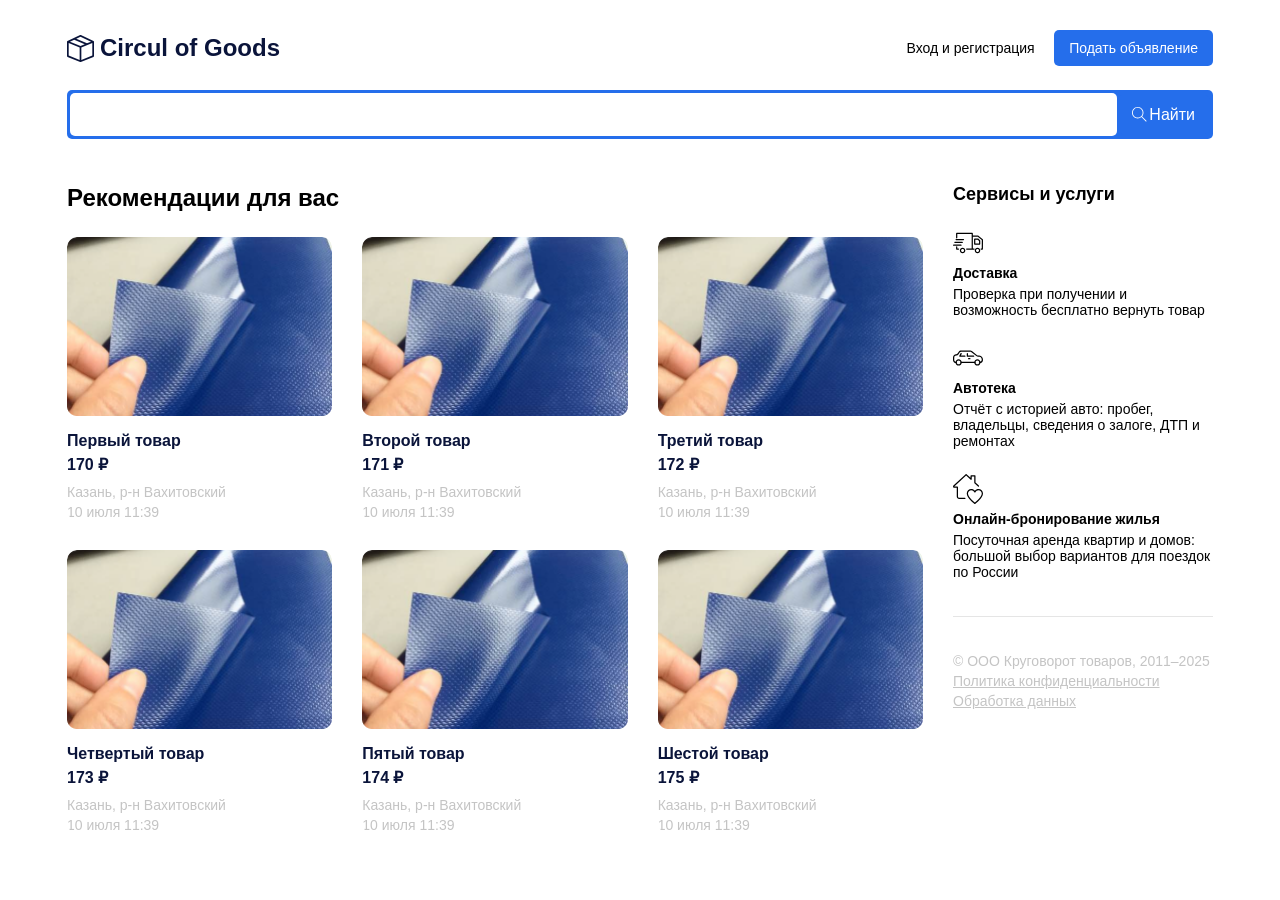
<file: index.html>
<!DOCTYPE html>
<html lang="en">
  <head>
    <meta charset="UTF-8" />
    <meta name="viewport" content="width=device-width, initial-scale=1.0" />
    <link rel="stylesheet" href="./style.css" />
    <script src="./script.js" defer></script>
    <title>Circul of Goods</title>
  </head>
  <body>
    <header class="header">
      <div class="container">
        <div class="header-box">
          <a href="/" class="header-logo">
            <img src="./image/logo.svg" alt="logo" />
            <span>Circul of Goods</span>
          </a>
          <div class="header-controls">
            <button class="btn btn-outline">Вход и регистрация</button>
            <button class="btn btn-primary">Подать объявление</button>
          </div>

          <div class="header-burger">
            <img src="./image/burger.svg" alt="burger" />
          </div>
        </div>
      </div>
    </header>
    <main>
      <section class="search">
        <div class="container">
          <div class="search-box">
            <input type="text" />
            <button class="btn btn-primary search-btn">
              <img
                class="search-btn__icon"
                src="./image/search.svg"
                alt="search"
              />
              <span class="search-btn__text">Найти</span>
            </button>
          </div>
        </div>
      </section>
      <section class="content">
        <div class="container">
          <div class="content-box">
            <div class="content-main">
              <h2 class="content-main__title">Рекомендации для вас</h2>
              <div class="content-main__list">
                <!-- <a href="./product.html" class="content-main__list-item">
                  <div class="content-main__list-item--img">
                    <img src="./image/card-img.png" alt="card-img" />
                  </div>
                  <h5 class="content-main__list-item--title">
                    Пвх материал 2й сорт
                  </h5>
                  <strong class="content-main__list-item--price">170 ₽</strong>
                  <div class="content-main__list-item--desc-box">
                    <span class="content-main__list-item--desc"
                      >Казань, р-н Вахитовский</span
                    >
                    <span class="content-main__list-item--desc"
                      >10 июля 11:39</span
                    >
                  </div>
                </a>
                <a href="./product.html" class="content-main__list-item">
                  <div class="content-main__list-item--img">
                    <img src="./image/card-img.png" alt="card-img" />
                  </div>
                  <h5 class="content-main__list-item--title">
                    Пвх материал 2й сорт
                  </h5>
                  <strong class="content-main__list-item--price">170 ₽</strong>
                  <div class="content-main__list-item--desc-box">
                    <span class="content-main__list-item--desc"
                      >Казань, р-н Вахитовский</span
                    >
                    <span class="content-main__list-item--desc"
                      >10 июля 11:39</span
                    >
                  </div>
                </a>
                <a href="./product.html" class="content-main__list-item">
                  <div class="content-main__list-item--img">
                    <img src="./image/card-img.png" alt="card-img" />
                  </div>
                  <h5 class="content-main__list-item--title">
                    Пвх материал 2й сорт
                  </h5>
                  <strong class="content-main__list-item--price">170 ₽</strong>
                  <div class="content-main__list-item--desc-box">
                    <span class="content-main__list-item--desc"
                      >Казань, р-н Вахитовский</span
                    >
                    <span class="content-main__list-item--desc"
                      >10 июля 11:39</span
                    >
                  </div>
                </a>
                <a href="./product.html" class="content-main__list-item">
                  <div class="content-main__list-item--img">
                    <img src="./image/card-img.png" alt="card-img" />
                  </div>
                  <h5 class="content-main__list-item--title">
                    Пвх материал 2й сорт
                  </h5>
                  <strong class="content-main__list-item--price">170 ₽</strong>
                  <div class="content-main__list-item--desc-box">
                    <span class="content-main__list-item--desc"
                      >Казань, р-н Вахитовский</span
                    >
                    <span class="content-main__list-item--desc"
                      >10 июля 11:39</span
                    >
                  </div>
                </a>
                <a href="./product.html" class="content-main__list-item">
                  <div class="content-main__list-item--img">
                    <img src="./image/card-img.png" alt="card-img" />
                  </div>
                  <h5 class="content-main__list-item--title">
                    Пвх материал 2й сорт
                  </h5>
                  <strong class="content-main__list-item--price">170 ₽</strong>
                  <div class="content-main__list-item--desc-box">
                    <span class="content-main__list-item--desc"
                      >Казань, р-н Вахитовский</span
                    >
                    <span class="content-main__list-item--desc"
                      >10 июля 11:39</span
                    >
                  </div>
                </a>
                <a href="./product.html" class="content-main__list-item">
                  <div class="content-main__list-item--img">
                    <img src="./image/card-img.png" alt="card-img" />
                  </div>
                  <h5 class="content-main__list-item--title">
                    Пвх материал 2й сорт
                  </h5>
                  <strong class="content-main__list-item--price">170 ₽</strong>
                  <div class="content-main__list-item--desc-box">
                    <span class="content-main__list-item--desc"
                      >Казань, р-н Вахитовский</span
                    >
                    <span class="content-main__list-item--desc"
                      >10 июля 11:39</span
                    >
                  </div>
                </a> -->
              </div>
            </div>
            <div class="content-side">
              <h3 class="content-side__title">Сервисы и услуги</h3>
              <div class="content-side__box">
                <div class="content-side__list">
                  <div class="content-side__list-item">
                    <img
                      class="content-side__list-item--img"
                      src="./image/side-info-1.svg"
                      alt="side-info-1"
                    />
                    <h5 class="content-side__list-item--title">Доставка</h5>
                    <p class="content-side__list-item--text">
                      Проверка при получении и возможность бесплатно вернуть
                      товар
                    </p>
                  </div>

                  <div class="content-side__list-item">
                    <img
                      class="content-side__list-item--img"
                      src="./image/side-info-2.svg"
                      alt="side-info-2"
                    />
                    <h5 class="content-side__list-item--title">Автотека</h5>
                    <p class="content-side__list-item--text">
                      Отчёт с историей авто: пробег, владельцы, сведения о
                      залоге, ДТП и ремонтах
                    </p>
                  </div>
                  <div class="content-side__list-item">
                    <img
                      class="content-side__list-item--img"
                      src="./image/side-info-3.svg"
                      alt="side-info-3"
                    />
                    <h5 class="content-side__list-item--title">
                      Онлайн-бронирование жилья
                    </h5>
                    <p class="content-side__list-item--text">
                      Посуточная аренда квартир и домов: большой выбор вариантов
                      для поездок по России
                    </p>
                  </div>
                </div>
                <div class="content-side__footer">
                  <p class="content-side__footer--item">
                    © ООО Круговорот товаров, 2011–2025
                  </p>
                  <a href="#" class="content-side__footer--item"
                    >Политика конфиденциальности</a
                  >
                  <a href="#" class="content-side__footer--item"
                    >Обработка данных</a
                  >
                </div>
              </div>
            </div>
          </div>
        </div>
      </section>
    </main>
  </body>
</html>
</file>
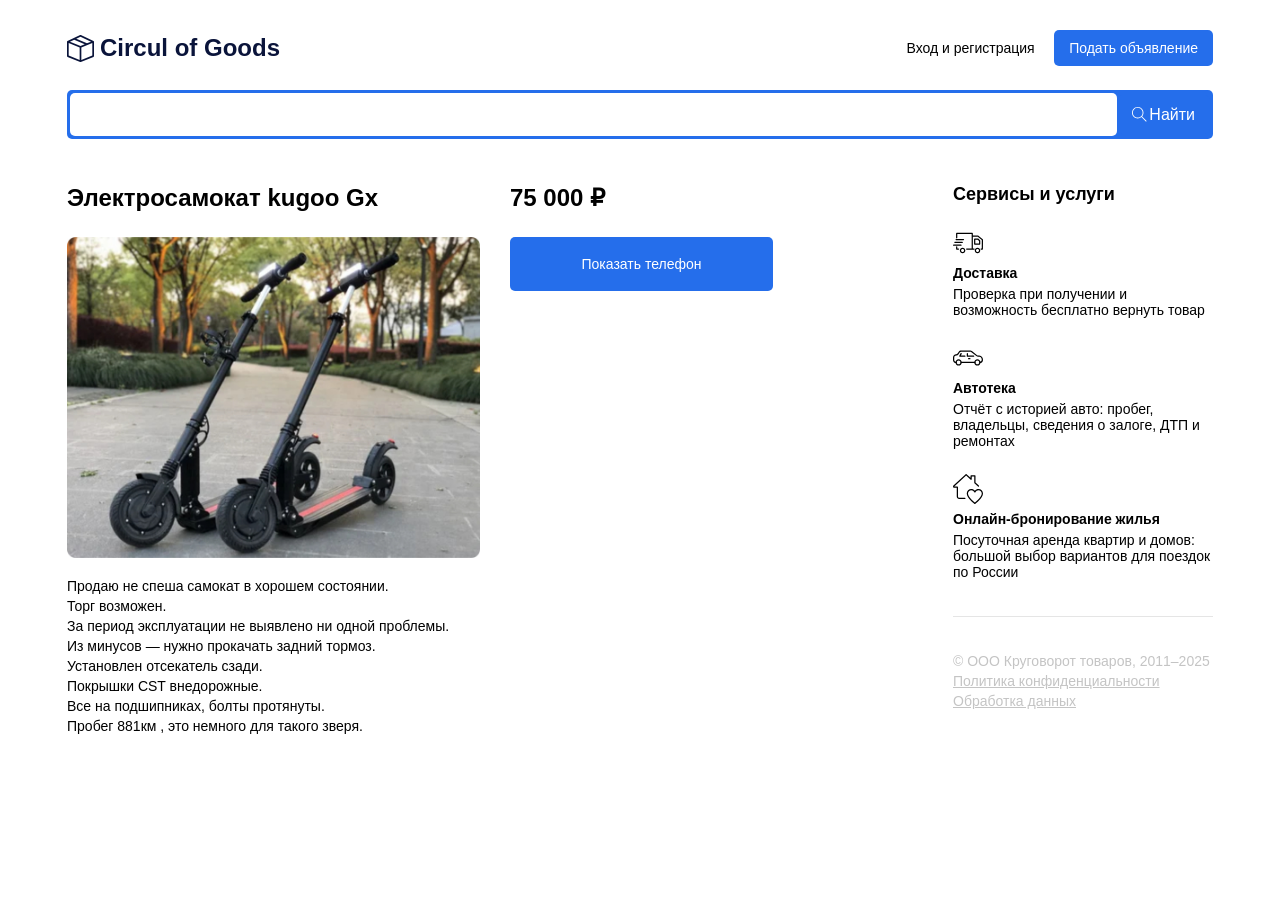
<file: product.html>
<!DOCTYPE html>
<html lang="en">
  <head>
    <meta charset="UTF-8" />
    <meta name="viewport" content="width=device-width, initial-scale=1.0" />
    <link rel="stylesheet" href="./style.css" />
    <script src="./script.js" defer></script>
    <title>Circul of Goods</title>
  </head>
  <body>
    <header class="header">
      <div class="container">
        <div class="header-box">
          <a href="/" class="header-logo">
            <img src="./image/logo.svg" alt="logo" />
            <span>Circul of Goods</span>
          </a>
          <div class="header-controls">
            <button class="btn btn-outline">Вход и регистрация</button>
            <button class="btn btn-primary">Подать объявление</button>
          </div>

          <div class="header-burger">
            <img src="./image/burger.svg" alt="burger" />
          </div>
        </div>
      </div>
    </header>
    <main>
      <section class="search">
        <div class="container">
          <div class="search-box">
            <input type="text" />
            <button class="btn btn-primary search-btn">
              <img
                class="search-btn__icon"
                src="./image/search.svg"
                alt="search"
              />
              <span class="search-btn__text">Найти</span>
            </button>
          </div>
        </div>
      </section>
      <section class="content">
        <div class="container">
          <div class="content-box">
            <div class="content-product">
              <div class="content-product__left">
                <h2 class="content-product__title">Электросамокат kugoo Gx</h2>
                <img
                  class="content-product__img"
                  src="./image/product-img.jpg"
                  alt="product-img"
                />
                <p class="content-product__text">
                  Продаю не спеша самокат в хорошем состоянии.<br />
                  Торг возможен.<br />
                  За период эксплуатации не выявлено ни одной проблемы.<br />
                  Из минусов — нужно прокачать задний тормоз.<br />
                  Установлен отсекатель сзади.<br />
                  Покрышки CST внедорожные.<br />
                  Все на подшипниках, болты протянуты.<br />
                  Пробег 881км , это немного для такого зверя.
                </p>
              </div>
              <div class="content-product__right">
                <h2 class="content-product__price">75 000 ₽</h2>
                <button class="btn btn-primary btn-large">
                  Показать телефон
                </button>
              </div>
            </div>
            <div class="content-side">
              <h3 class="content-side__title">Сервисы и услуги</h3>
              <div class="content-side__box">
                <div class="content-side__list">
                  <div class="content-side__list-item">
                    <img
                      class="content-side__list-item--img"
                      src="./image/side-info-1.svg"
                      alt="side-info-1"
                    />
                    <h5 class="content-side__list-item--title">Доставка</h5>
                    <p class="content-side__list-item--text">
                      Проверка при получении и возможность бесплатно вернуть
                      товар
                    </p>
                  </div>

                  <div class="content-side__list-item">
                    <img
                      class="content-side__list-item--img"
                      src="./image/side-info-2.svg"
                      alt="side-info-2"
                    />
                    <h5 class="content-side__list-item--title">Автотека</h5>
                    <p class="content-side__list-item--text">
                      Отчёт с историей авто: пробег, владельцы, сведения о
                      залоге, ДТП и ремонтах
                    </p>
                  </div>
                  <div class="content-side__list-item">
                    <img
                      class="content-side__list-item--img"
                      src="./image/side-info-3.svg"
                      alt="side-info-3"
                    />
                    <h5 class="content-side__list-item--title">
                      Онлайн-бронирование жилья
                    </h5>
                    <p class="content-side__list-item--text">
                      Посуточная аренда квартир и домов: большой выбор вариантов
                      для поездок по России
                    </p>
                  </div>
                </div>
                <div class="content-side__footer">
                  <p class="content-side__footer--item">
                    © ООО Круговорот товаров, 2011–2025
                  </p>
                  <a href="#" class="content-side__footer--item"
                    >Политика конфиденциальности</a
                  >
                  <a href="#" class="content-side__footer--item"
                    >Обработка данных</a
                  >
                </div>
              </div>
            </div>
          </div>
        </div>
      </section>
    </main>
  </body>
</html>
</file>
<file: style.css>
* {
  box-sizing: border-box;
}

body {
  margin: 0;
  font-family: sans-serif;
}

.container {
  width: 100%;
  max-width: 1170px;
  padding: 0 12px;
  margin: 0 auto;
}

.btn {
  font-size: 14px;
  font-weight: 400;
  line-height: 16px;
  padding: 10px 15px;
  border-radius: 5px;
  border: none;
  cursor: pointer;
}

.btn-outline {
  background-color: transparent;
}

.btn-primary {
  background-color: rgba(37, 110, 235, 1);
  color: rgb(255, 255, 255);
}

/* HEADER */

.header {
  padding-top: 30px;
  padding-bottom: 24px;
}

.header-box {
  display: flex;
  justify-content: space-between;
  align-items: center;
}

.header-logo {
  display: flex;
  justify-content: flex-start;
  align-items: center;

  text-decoration: none;

  span {
    color: rgba(10, 20, 58, 1);
    line-height: 28px;
    font-size: 24px;
    font-weight: 700;
    margin-left: 6px;
  }
}

.header-burger {
  width: 30px;
  height: 19px;
  display: none;
}

/* === === */

/* MAIN */

.search {
  margin-bottom: 45px;
}

.search-box {
  width: 100%;
  border-radius: 5px;
  background-color: rgba(37, 110, 235, 1);
  padding: 3px;
  display: flex;
  align-items: center;
  justify-content: flex-start;

  input {
    flex-grow: 1;
    padding: 14px 22px;
    border-radius: 5px;
    outline: none;
    border: none;
    min-width: 0;
  }
}

.search-btn {
  display: flex;
  align-items: center;

  .search-btn__icon {
    width: 15px;
    height: 15px;
  }

  .search-btn__text {
    margin-left: 2px;
    font-size: 16px;
    line-height: 19px;
  }
}

.content {
  padding-bottom: 50px;
}

.content-box {
  display: flex;
  justify-content: space-between;
  align-items: flex-start;
  gap: 30px;
}

.content-main {
  flex-grow: 1;
}

.content-side {
  width: 260px;
  min-width: 260px;
}

.content-main__title {
  font-size: 24px;
  line-height: 28px;
  margin-top: 0;
  margin-bottom: 25px;
}

.content-main__list {
  display: flex;
  justify-content: space-between;
  flex-wrap: wrap;
  row-gap: 30px;
}

.content-main__list-item {
  width: calc((100% - 60px) / 3);
  display: flex;
  flex-direction: column;
  align-items: flex-start;
  border-radius: 10px;
  overflow: hidden;
  text-decoration: none;
}

.content-main__list-item--img {
  width: 100%;
  display: flex;

  img {
    width: 100%;
  }
}

.content-main__list-item--title {
  margin-top: 15px;
  margin-bottom: 5px;
  font-size: 16px;
  line-height: 19px;
  color: rgb(10, 20, 58);
}

.content-main__list-item:hover {
  .content-main__list-item--title {
    color: rgba(37, 110, 235, 1);
  }
}

.content-main__list-item--price {
  font-size: 16px;
  line-height: 19px;
  margin-bottom: 10px;
  color: rgb(10, 20, 58);
}

.content-main__list-item--desc-box {
  display: flex;
  flex-direction: column;
  row-gap: 4px;
}

.content-main__list-item--desc {
  font-size: 14px;
  line-height: 16px;
  color: rgb(196, 196, 196);
}

.content-side__title {
  font-size: 18px;
  line-height: 21px;
  margin-top: 0;
  margin-bottom: 23px;
}

.content-side__list {
  display: flex;
  flex-direction: column;
  justify-content: space-between;
  height: 100%;
  gap: 25px;
  border-bottom: 1px solid rgb(229, 229, 229);
  padding-bottom: 36px;
  margin-bottom: 36px;
}

.content-side__list-item {
  display: flex;
  flex-direction: column;
  align-items: flex-start;
}

.content-side__list-item--title {
  margin-top: 7px;
  margin-bottom: 5px;
  font-size: 14px;
  line-height: 16px;
}

.content-side__list-item--text {
  font-size: 14px;
  line-height: 16px;
  margin: 0;
}

.content-side__footer {
  display: flex;
  flex-direction: column;
  gap: 4px;
}

.content-side__footer--item {
  color: rgb(196, 196, 196);
  margin: 0;
  font-size: 14px;
  line-height: 16px;
}

/* === === */

/* product list */

.content-product {
  display: flex;
  flex-grow: 1;
  gap: 30px;
}

.content-product__left {
  flex-basis: 50%;
}

.content-product__right {
  flex-basis: 50%;
}

.content-product__title,
.content-product__price {
  font-size: 24px;
  line-height: 28px;
  margin-top: 0;
  margin-bottom: 25px;
}

.content-product__img {
  width: 100%;
}

.content-product__text {
  font-size: 14px;
  line-height: 20px;
}

.btn-large {
  padding: 19px 71.5px;
}

/* === === */

/* for Media-query */

@media (max-width: 1200px) {
  .container {
    max-width: 930px;
  }

  .content-main__list-item {
    width: calc((100% - 30px) / 2);
  }

  .btn-large {
    padding: 10px 50px;
  }
}

@media (max-width: 991px) {
  .container {
    max-width: 730px;
  }

  .content-box {
    flex-direction: column;
  }

  .content-main,
  .content-side {
    width: 100%;
    min-width: none;
  }

  .content-product {
    flex-direction: column;
    width: 100%;
  }

  .content-product__left {
    flex-basis: 100%;
    width: 100%;
  }

  .content-product__right {
    flex-basis: 100%;
    width: 100%;
  }

  .btn-large {
    width: 100%;
  }
}

@media (max-width: 786px) {
  .container {
    max-width: 100%;
  }

  .header-controls {
    display: none;
  }

  .header-burger {
    display: block;
  }

  .search-btn {
    .search-btn__text {
      display: none;
    }
  }
}

@media (max-width: 480px) {
  .content-main__list-item {
    width: 100%;
  }
}
</file>
